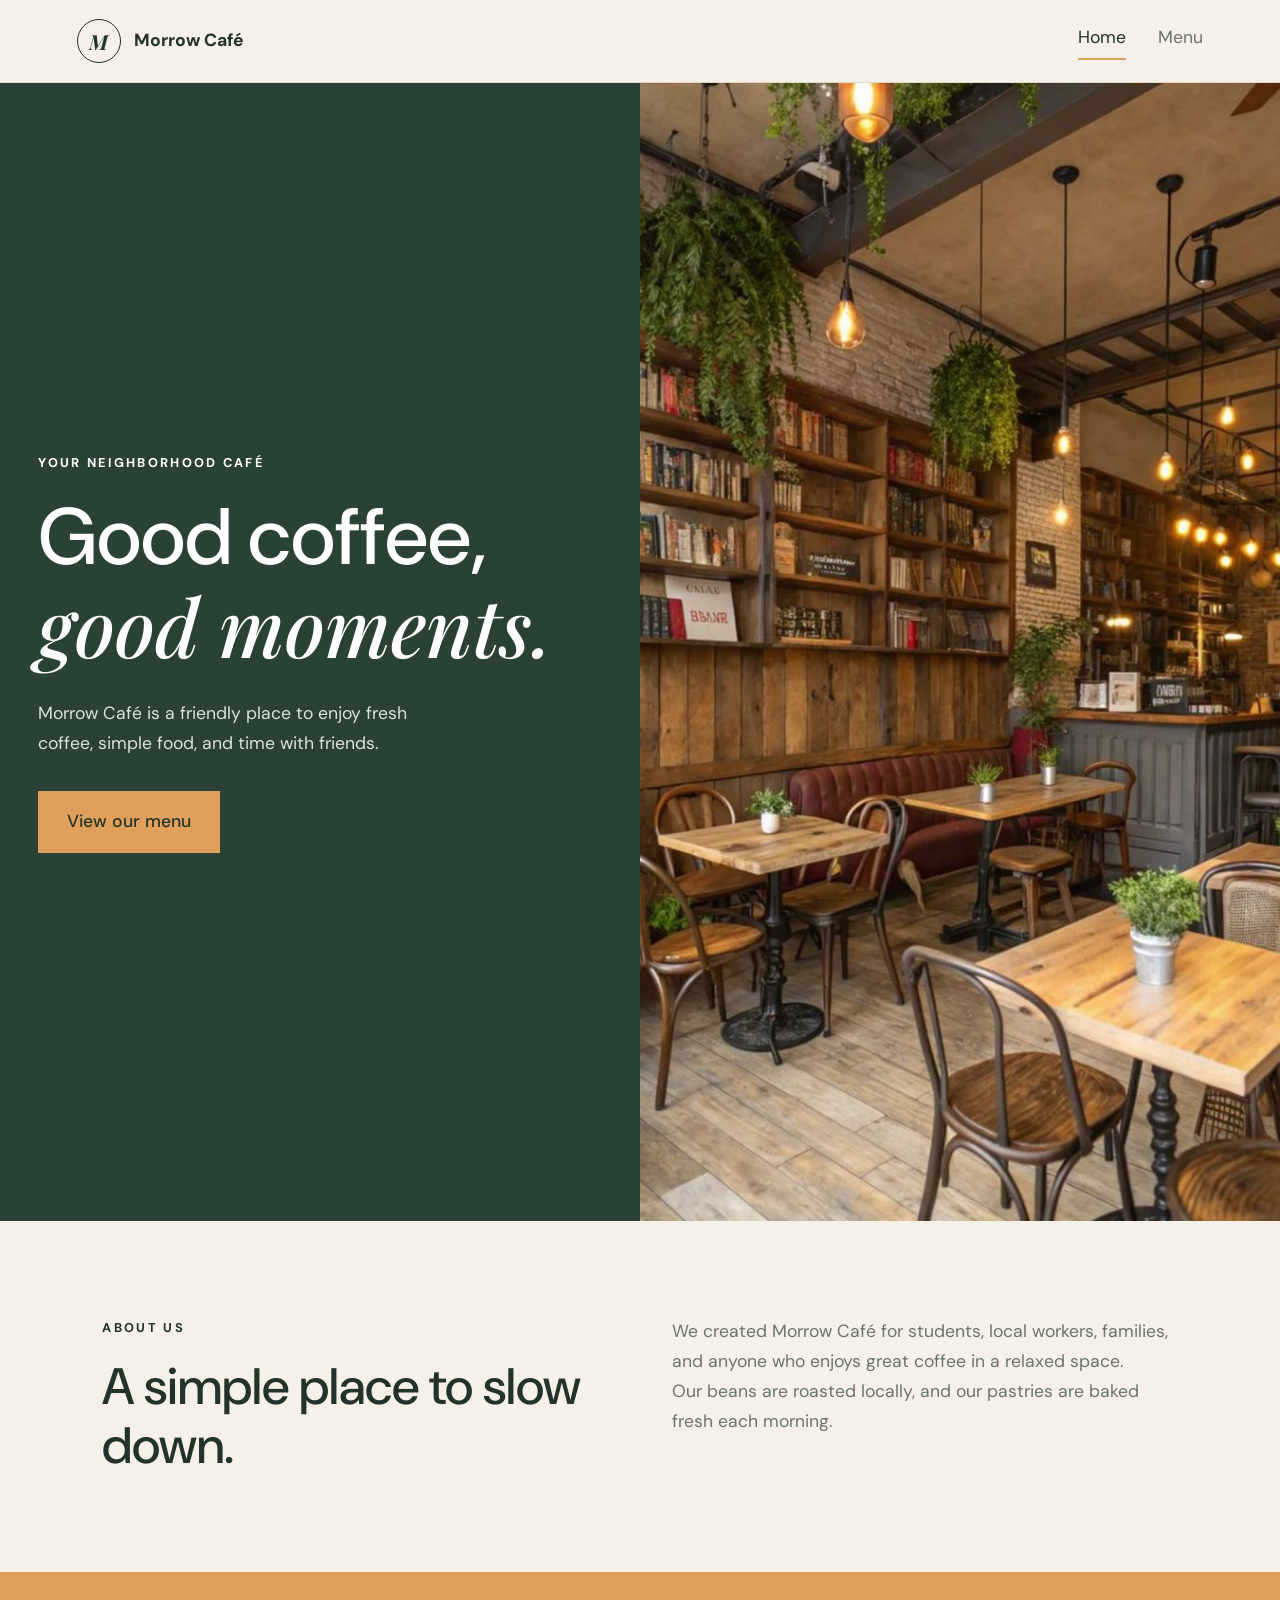
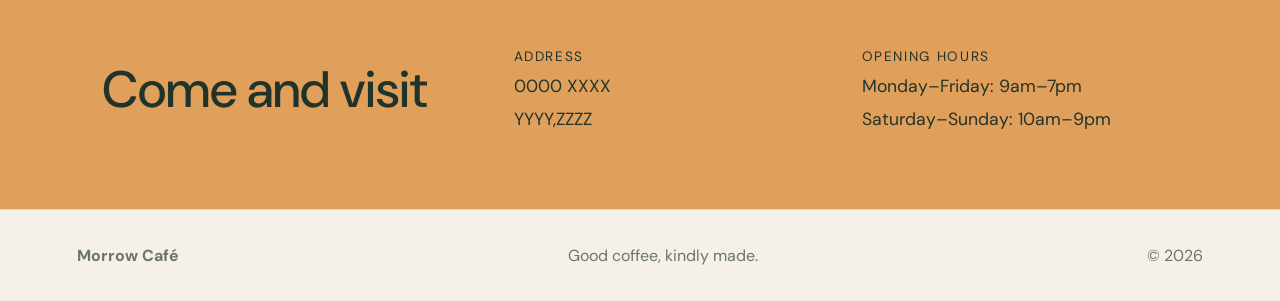
<file: index.html>
<!DOCTYPE html>
<html lang="en">
<head>
<meta charset="UTF-8">
<meta name="viewport" content="width=device-width, initial-scale=1">
<title>Morrow Café · Home</title>
<link rel="preconnect" href="https://fonts.googleapis.com">
<link rel="preconnect" href="https://fonts.gstatic.com" crossorigin>
<link href="https://fonts.googleapis.com/css2?family=DM+Sans:wght@400;500;700&family=Playfair+Display:ital,wght@1,500&display=swap" rel="stylesheet">
<link rel="stylesheet" href="style.css">
</head>
<body>

<!-- NAVIGATION (same on both pages) -->
<header class="site-header">
  <a class="brand" href="index.html"><span class="brand-mark">M</span> Morrow Café</a>
  <button class="nav-toggle" id="navToggle" aria-expanded="false" aria-controls="navLinks">Menu ☰</button>
  <nav id="navLinks" aria-label="Main">
    <a href="index.html" class="active">Home</a>
    <a href="menu.html">Menu</a>
  </nav>
</header>

<main>
  <!-- HERO: green text panel + photo -->
  <section class="hero">
    <div class="hero-text">
      <p class="eyebrow">Your neighborhood café</p>
      <h1>Good coffee, <em>good moments.</em></h1>
      <p class="hero-copy">Morrow Café is a friendly place to enjoy fresh coffee, simple food, and time with friends.</p>
      <a class="btn" href="menu.html">View our menu</a>
    </div>
    <!-- Save your own café photo as cafe.jpg in the same folder -->
    <div class="hero-img"><img src="cafe.jpg" alt="Inside Morrow Café" onerror="this.style.display='none'"></div>
  </section>

  <!-- ABOUT -->
  <section class="about">
    <div>
      <p class="eyebrow dark">About us</p>
      <h2>A simple place to slow down.</h2>
    </div>
    <p>We created Morrow Café for students, local workers, families, and anyone who enjoys great coffee in a relaxed space.<br>
       Our beans are roasted locally, and our pastries are baked fresh each morning.</p>
  </section>

  <!-- VISIT BAND -->
  <section class="visit">
    <h2>Come and visit</h2>
    <div>
      <p class="label">Address</p>
      <p>0000 XXXX<br>YYYY,ZZZZ</p>
    </div>
    <div>
      <p class="label">Opening hours</p>
      <p>Monday–Friday: 9am–7pm<br>Saturday–Sunday: 10am–9pm</p>
    </div>
  </section>
</main>

<footer class="site-footer">
  <strong>Morrow Café</strong>
  <span>Good coffee, kindly made.</span>
  <span>© 2026</span>
</footer>

<script src="script.js"></script>
</body>
</html>
</file>
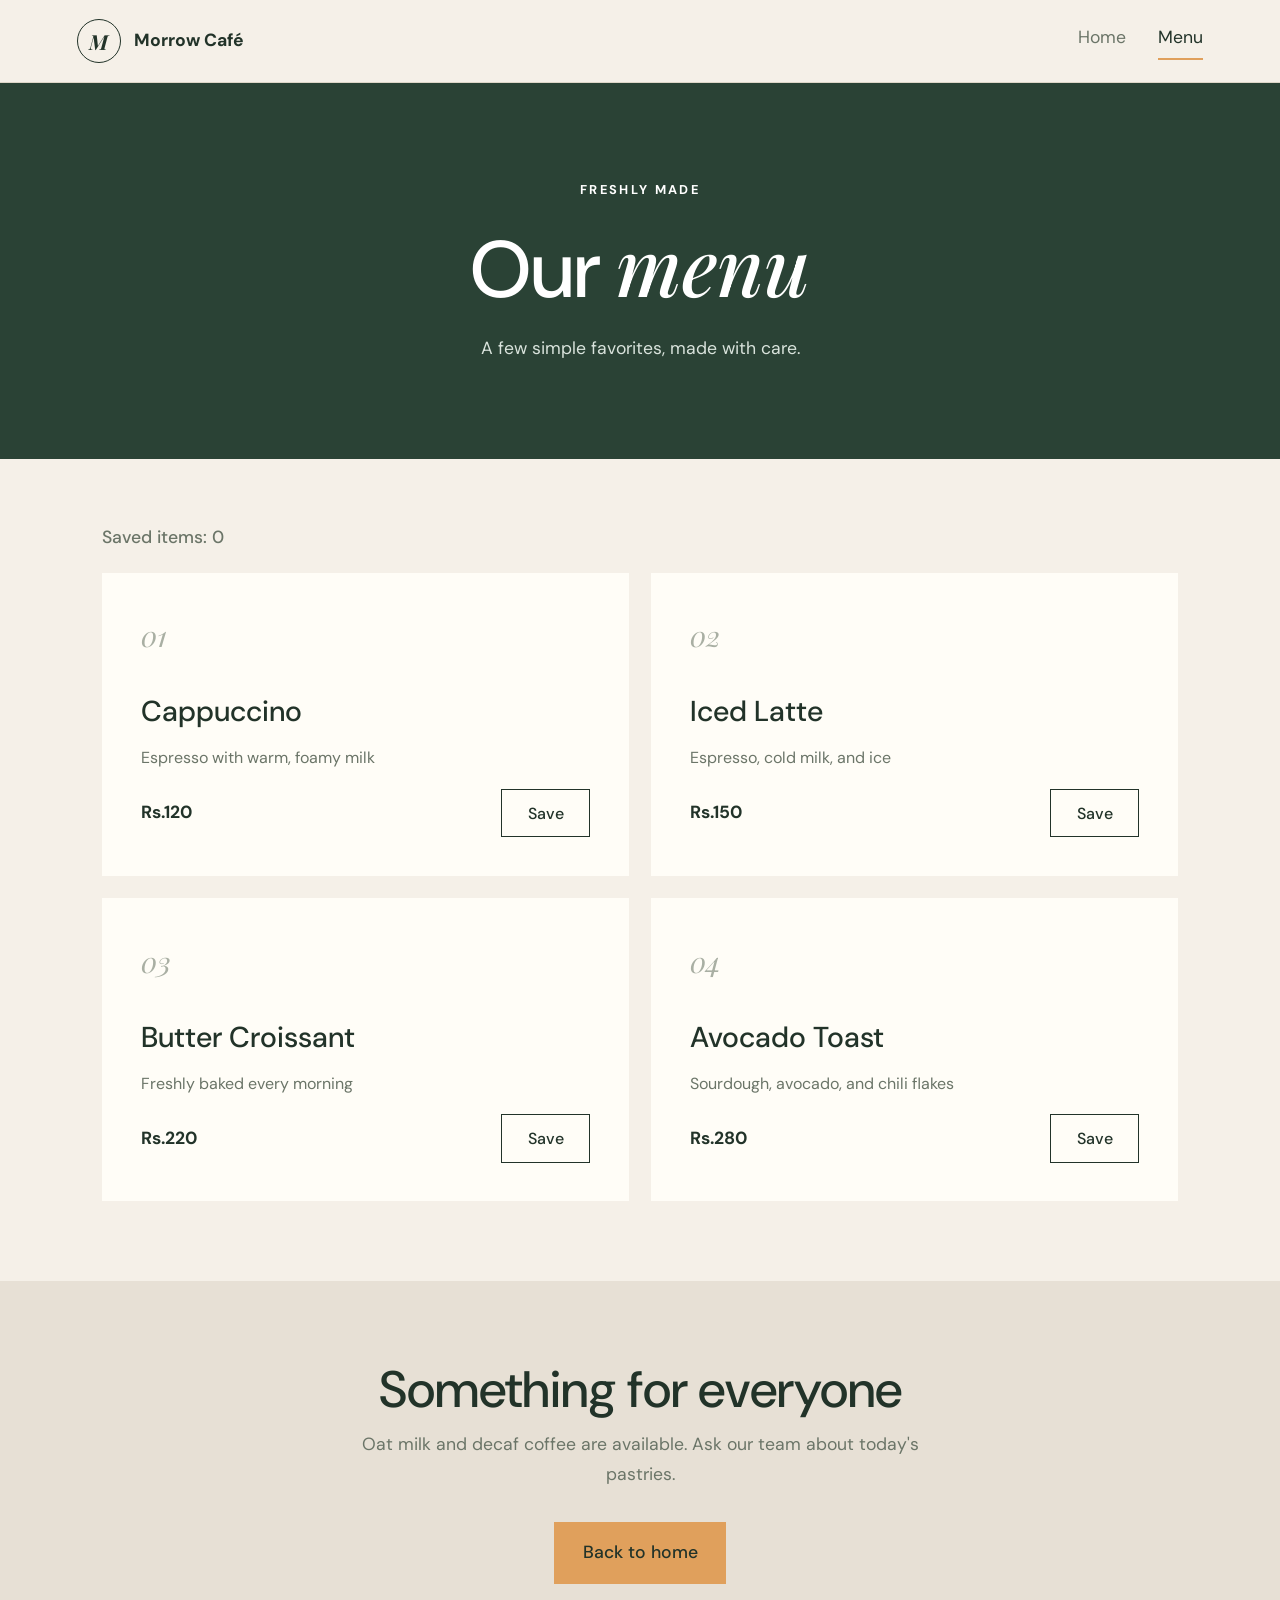
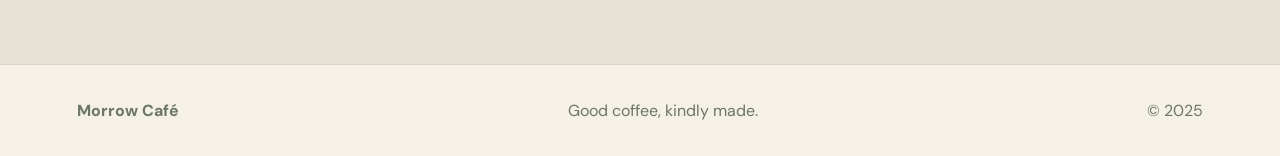
<file: menu.html>
<!DOCTYPE html>
<html lang="en">
<head>
<meta charset="UTF-8">
<meta name="viewport" content="width=device-width, initial-scale=1">
<title>Morrow Café · Menu</title>
<link rel="preconnect" href="https://fonts.googleapis.com">
<link rel="preconnect" href="https://fonts.gstatic.com" crossorigin>
<link href="https://fonts.googleapis.com/css2?family=DM+Sans:wght@400;500;700&family=Playfair+Display:ital,wght@1,500&display=swap" rel="stylesheet">
<link rel="stylesheet" href="style.css">
</head>
<body>

<header class="site-header">
  <a class="brand" href="index.html"><span class="brand-mark">M</span> Morrow Café</a>
  <button class="nav-toggle" id="navToggle" aria-expanded="false" aria-controls="navLinks">Menu ☰</button>
  <nav id="navLinks" aria-label="Main">
    <a href="index.html">Home</a>
    <a href="menu.html" class="active">Menu</a>
  </nav>
</header>

<main>
  <!-- PAGE TITLE BAND -->
  <section class="page-title">
    <p class="eyebrow">Freshly made</p>
    <h1>Our <em>menu</em></h1>
    <p>A few simple favorites, made with care.</p>
  </section>

  <!-- MENU CARDS (JavaScript fills this in from script.js) -->
  <section class="menu-wrap">
    <p class="saved-count" aria-live="polite">Saved items: <span id="savedCount">0</span></p>
    <div class="menu-grid" id="menuGrid"></div>
  </section>

  <!-- CALL TO ACTION -->
  <section class="cta">
    <h2>Something for everyone</h2>
    <p>Oat milk and decaf coffee are available. Ask our team about today's pastries.</p>
    <a class="btn" href="index.html">Back to home</a>
  </section>
</main>

<footer class="site-footer">
  <strong>Morrow Café</strong>
  <span>Good coffee, kindly made.</span>
  <span>© 2025</span>
</footer>

<script src="script.js"></script>
</body>
</html>
</file>
<file: style.css>
/* ---------- DESIGN TOKENS: edit colours and fonts here ---------- */
:root {
  --cream: #F5F0E8;
  --green: #2A4235;
  --amber: #E0A05C;
  --card: #FFFDF7;
  --sand: #E7E0D5;
  --ink: #223329;
  --muted: #6B7568;
  --body: "DM Sans", "Segoe UI", Arial, sans-serif;
  --serif: "Playfair Display", Georgia, serif;
}

* { box-sizing: border-box; margin: 0; }
body { font-family: var(--body); font-size: 1.1rem; line-height: 1.7; color: var(--ink); background: var(--cream); }
a { color: inherit; }
:focus-visible { outline: 3px solid var(--amber); outline-offset: 3px; }
em { font-family: var(--serif); font-style: italic; font-weight: 500; }
h1 { font-weight: 500; font-size: clamp(2.8rem, 7vw, 5rem); line-height: 1.1; }
h2 { font-weight: 500; font-size: clamp(2rem, 4.5vw, 3.2rem); line-height: 1.15; }

.eyebrow { text-transform: uppercase; letter-spacing: .18em; font-size: .8rem; font-weight: 700; margin-bottom: 1.2rem; }
.eyebrow.dark { color: var(--ink); }
.label { text-transform: uppercase; letter-spacing: .12em; font-size: .85rem; }

/* ---------- BUTTONS ---------- */
.btn { display: inline-block; background: var(--amber); color: var(--ink); text-decoration: none; font-weight: 500; padding: 1rem 1.8rem; border: 0; cursor: pointer; transition: filter .2s; }
.btn:hover { filter: brightness(1.08); }

/* ---------- HEADER / NAVIGATION ---------- */
.site-header { display: flex; align-items: center; justify-content: space-between; padding: 1.2rem 6%; background: var(--cream); border-bottom: 1px solid #DDD6C8; position: relative; }
.brand { display: flex; align-items: center; gap: .8rem; text-decoration: none; font-weight: 700; }
.brand-mark { display: grid; place-items: center; width: 44px; height: 44px; border: 1.5px solid var(--ink); border-radius: 50%; font-family: var(--serif); font-style: italic; font-size: 1.3rem; }
nav { display: flex; gap: 2rem; }
nav a { text-decoration: none; color: var(--muted); padding-bottom: .3rem; border-bottom: 2px solid transparent; }
nav a:hover { color: var(--ink); }
nav a.active { color: var(--ink); border-bottom-color: var(--amber); }
.nav-toggle { display: none; background: none; border: 1.5px solid var(--ink); padding: .4rem .8rem; font: 500 1rem var(--body); cursor: pointer; color: var(--ink); }

/* ---------- HOME: HERO ---------- */
.hero { display: grid; grid-template-columns: 1fr 1fr; min-height: 78vh; }
.hero-text { background: var(--green); color: #fff; padding: 5rem 6%; display: flex; flex-direction: column; justify-content: center; align-items: flex-start; }
.hero-text h1 { margin-bottom: 1.5rem; }
.hero-copy { color: #D9E3DC; max-width: 34ch; margin-bottom: 2rem; }
.hero-img { background: linear-gradient(135deg, #6b4a32, #2A4235); }  /* shows if photo is missing */
.hero-img img { width: 100%; height: 100%; object-fit: cover; display: block; }

/* ---------- HOME: ABOUT ---------- */
.about { display: grid; grid-template-columns: 1fr 1fr; gap: 4rem; padding: 6rem 8%; align-items: start; }
.about p { color: var(--muted); }

/* ---------- HOME: VISIT ---------- */
.visit { background: var(--amber); display: grid; grid-template-columns: 1.2fr 1fr 1fr; gap: 2rem; padding: 4.5rem 8%; align-items: center; }
.visit p { line-height: 1.9; }

/* ---------- MENU PAGE ---------- */
.page-title { background: var(--green); color: #fff; text-align: center; padding: 6rem 6%; }
.page-title p:last-child { color: #D9E3DC; margin-top: 1.2rem; }
.menu-wrap { padding: 4rem 8% 5rem; }
.saved-count { color: var(--muted); margin-bottom: 1.2rem; font-weight: 500; }
.menu-grid { display: grid; grid-template-columns: 1fr 1fr; gap: 1.4rem; }
.card { background: var(--card); padding: 2.4rem; display: flex; flex-direction: column; gap: .5rem; }
.card .num { font-family: var(--serif); font-style: italic; font-size: 1.8rem; color: #A9AFA3; margin-bottom: 1.2rem; }
.card h3 { font-weight: 500; font-size: 1.8rem; }
.card .desc { color: var(--muted); font-size: 1rem; }
.card .row { display: flex; justify-content: space-between; align-items: center; margin-top: .6rem; }
.price { font-weight: 700; }
.save-btn { background: transparent; border: 1px solid var(--ink); color: var(--ink); padding: .8rem 1.6rem; font: 500 1rem var(--body); cursor: pointer; transition: background .2s, color .2s; }
.save-btn:hover { background: var(--sand); }
.save-btn.saved { background: var(--green); color: #fff; border-color: var(--green); }
.cta { background: var(--sand); text-align: center; padding: 5rem 6%; }
.cta p { color: var(--muted); margin: .6rem auto 2rem; max-width: 52ch; }

/* ---------- FOOTER ---------- */
.site-footer { display: flex; justify-content: space-between; gap: 1rem; padding: 2rem 6%; color: var(--muted); font-size: 1rem; border-top: 1px solid #DDD6C8; }

/* ---------- MOBILE ---------- */
@media (max-width: 760px) {
  .nav-toggle { display: block; }
  nav { display: none; position: absolute; top: 100%; left: 0; right: 0; background: var(--cream); flex-direction: column; gap: 0; padding: .5rem 6% 1rem; border-bottom: 1px solid #DDD6C8; z-index: 5; }
  nav.open { display: flex; }
  nav a { padding: .8rem 0; border-bottom: 0; }
  .hero, .about, .visit, .menu-grid { grid-template-columns: 1fr; }
  .hero-img { min-height: 260px; }
  .about { gap: 2rem; padding: 4rem 6%; }
  .site-footer { flex-direction: column; text-align: center; }
}
</file>
